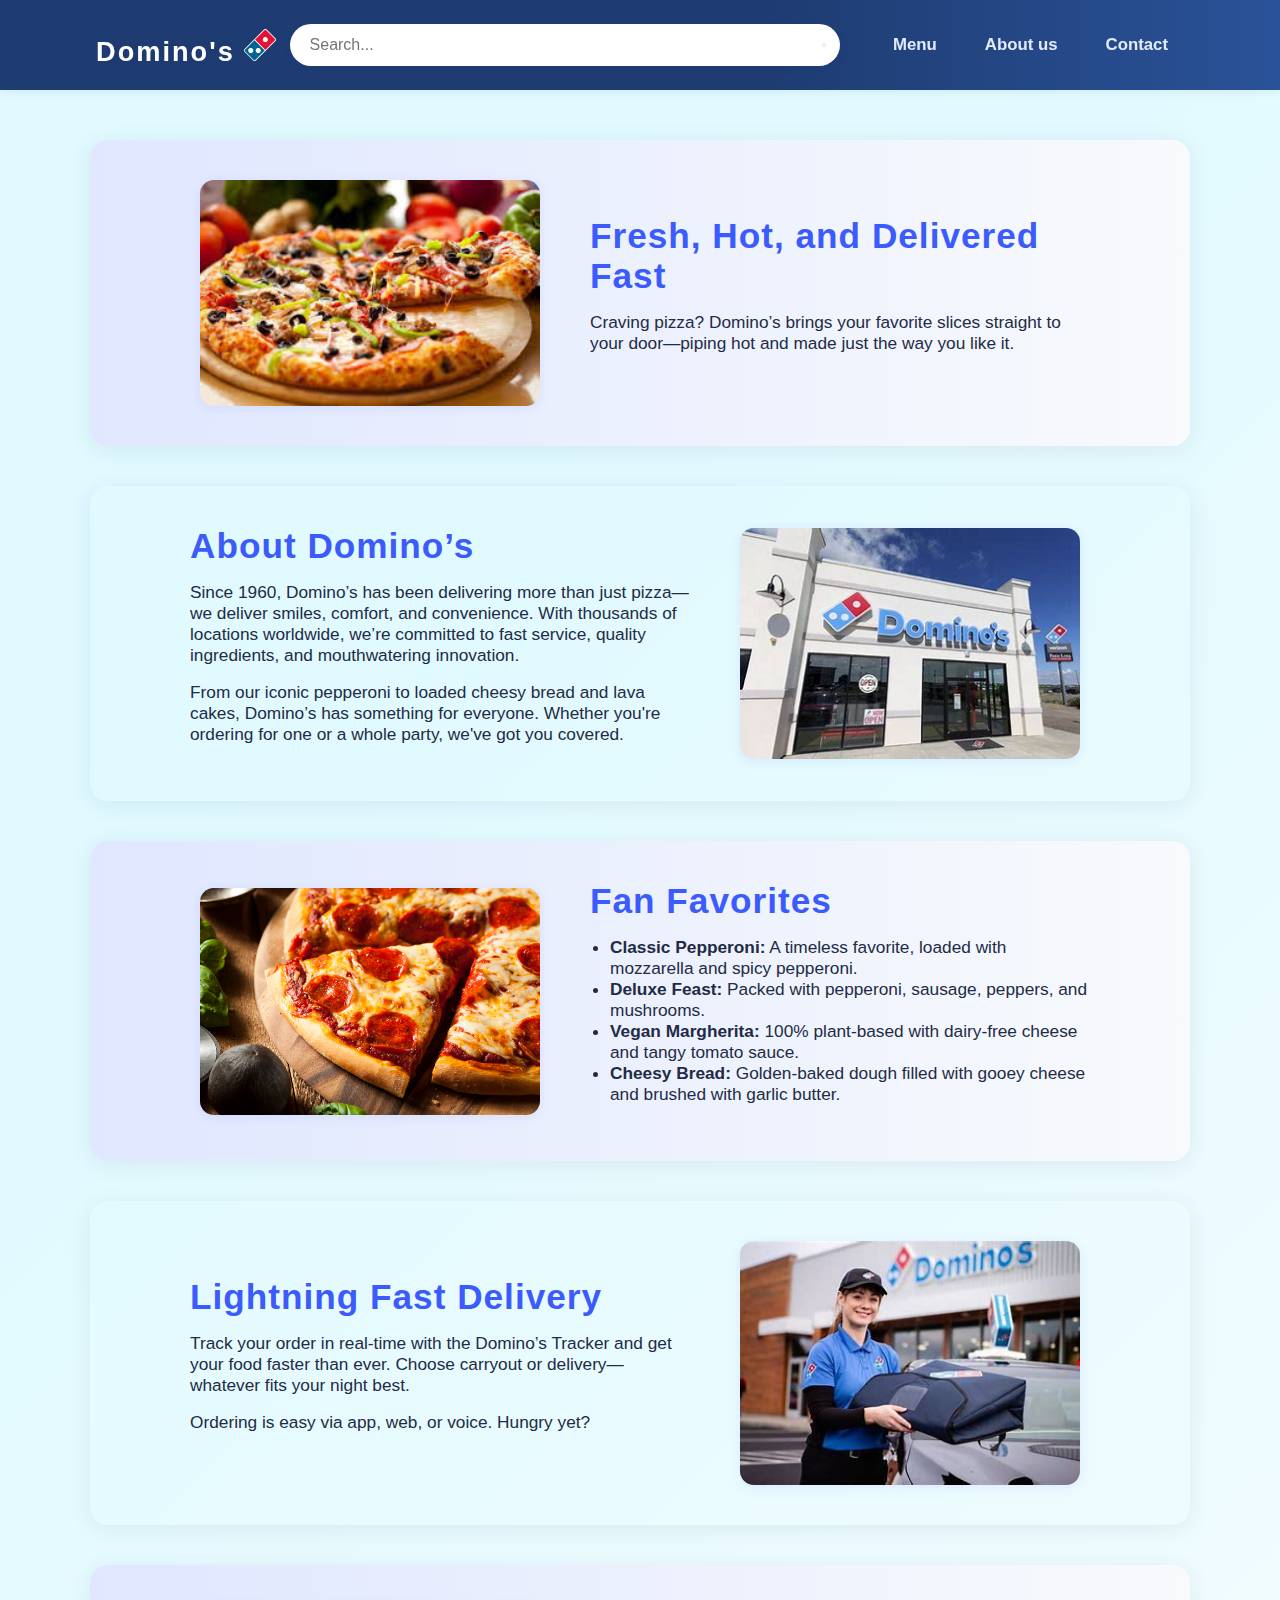
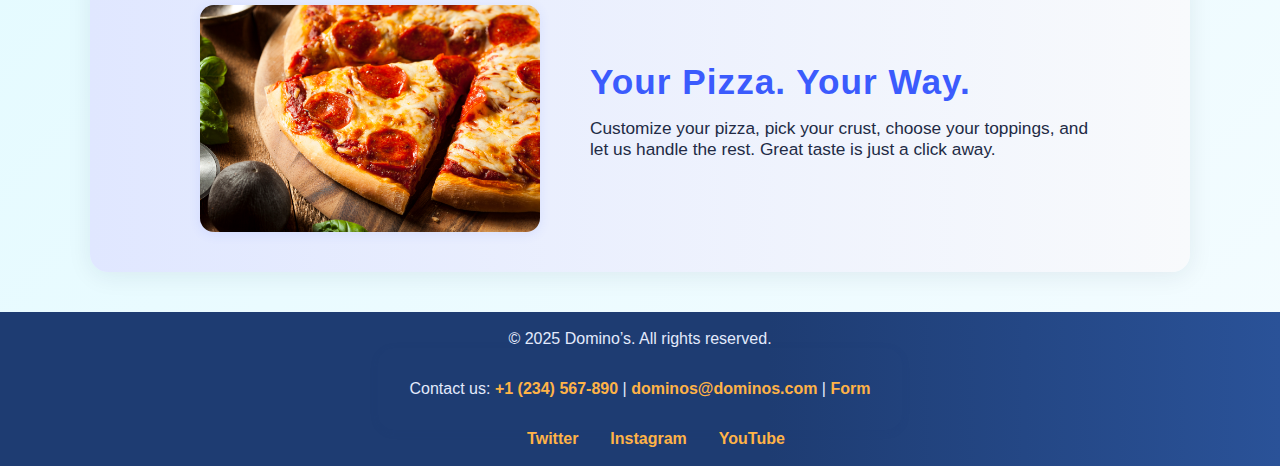
<file: about.html>
<!DOCTYPE html>
<html lang="en">
<head>
    <meta charset="UTF-8">
    <meta name="viewport" content="width=device-width, initial-scale=1.0">
    <title>About</title>
    <link rel="stylesheet" href="indexx.css">

    <style>
        /* Section styling */
        .section {
            display: flex;
            flex-wrap: wrap;
            align-items: center;
            justify-content: center;
            gap: 40px;
            padding: 40px 20px;
            margin: 40px auto;
            max-width: 1100px;
            border-radius: 18px;
            box-shadow: 0 4px 24px rgba(30, 41, 59, 0.08);
        }
        /* Alternate section backgrounds and directions */
        .section:nth-child(even) {
            flex-direction: row-reverse;
            background: linear-gradient(90deg, #e0e7ff 0%, #f8fafc 100%);
        }

        .section:nth-child(odd) {
            flex-direction: row;
            background: linear-gradient(90deg,#f8fafc 100, #e0e7ff 0%);
        }
        /* Section text styling */
        .section-text {
            flex: 1 1 350px;
            min-width: 300px;
            max-width: 500px;
        }
        .section-text h1 {
            font-size: 2.2rem;
            margin-bottom: 16px;
            color: #3b5bfd;
            letter-spacing: 1px;
        }
        .section-text p, .section-text ul {
            font-size: 1.08rem;
            margin-bottom: 16px;
        }
        .section-text ul {
            padding-left: 20px;
        }
        /* Section image styling */
        .section img {
            max-width: 340px;
            width: 100%;
            border-radius: 14px;
            box-shadow: 0 2px 12px rgba(59, 91, 253, 0.10);
            margin: 0 10px;
            transition: transform 0.3s ease;
        }

        .section img:hover {
            transform: scale(1.03);
        }
    </style>
</head>
<body>
    <!-- Navbar -->
    <header>
        <a href="index.html" class="logo">Domino's <img src="images/domino.png" alt="Logo" style="height:32px;"></a>
        <form class="search-bar" role="search">
            <input type="text" placeholder="Search..." aria-label="Search">
            <button type="submit" aria-label="Search">
            </button>
        </form>
        <nav id="navbar">
            <a href="menu.html">Menu</a>
            <a href="about.html">About us</a>
            <a href="contact.html">Contact</a>
        </nav>
    </header>

    <!-- Section 1: pizza -->
    <section class="section">
        <div class="section-text">
            <h1>Fresh, Hot, and Delivered Fast</h1>
            <p>Craving pizza? Domino’s brings your favorite slices straight to your door—piping hot and made just the way you like it.</p>
        </div>
        <img src="images/freshpiza.jpg" alt="Fresh Pizza">
    </section>

    <!-- Section 2: About Domino’s -->
    <section class="section">
        <div class="section-text">
            <h1>About Domino’s</h1>
            <p>Since 1960, Domino’s has been delivering more than just pizza—we deliver smiles, comfort, and convenience. With thousands of locations worldwide, we’re committed to fast service, quality ingredients, and mouthwatering innovation.</p>
            <p>From our iconic pepperoni to loaded cheesy bread and lava cakes, Domino’s has something for everyone. Whether you're ordering for one or a whole party, we've got you covered.</p>
        </div>
        <img src="images/store.jpg" alt="Domino's Store">
    </section>

    <!-- Section 3: Fan Favorites -->
    <section class="section">
        <div class="section-text">
            <h1>Fan Favorites</h1>
            <ul>
                <li><strong>Classic Pepperoni:</strong> A timeless favorite, loaded with mozzarella and spicy pepperoni.</li>
                <li><strong>Deluxe Feast:</strong> Packed with pepperoni, sausage, peppers, and mushrooms.</li>
                <li><strong>Vegan Margherita:</strong> 100% plant-based with dairy-free cheese and tangy tomato sauce.</li>
                <li><strong>Cheesy Bread:</strong> Golden-baked dough filled with gooey cheese and brushed with garlic butter.</li>
            </ul>
        </div>
        <img src="images/pizzaa.jpg" alt="Fan Favorites">
    </section>

    <!-- Section 4: Lightning Fast Delivery -->
    <section class="section">
        <div class="section-text">
            <h1>Lightning Fast Delivery</h1>
            <p>Track your order in real-time with the Domino’s Tracker and get your food faster than ever. Choose carryout or delivery—whatever fits your night best.</p>
            <p>Ordering is easy via app, web, or voice. Hungry yet?</p>
        </div>
        <img src="images/delivery.jpg" alt="Delivery">
    </section>

    <!-- Section 5: Your Pizza. Your Way. -->
    <section class="section">
        <div class="section-text">
            <h1>Your Pizza. Your Way.</h1>
            <p>Customize your pizza, pick your crust, choose your toppings, and let us handle the rest. Great taste is just a click away.</p>
        </div>
        <img src="images/pizzaa.jpg" alt="Customize Pizza">
    </section>

    <!-- Footer -->
    <footer>
        <div>
            <br>
                <p>&copy; 2025 Domino’s. All rights reserved.</p>
                <p class="contact">
                    Contact us:
                    <a href="tel:+1234567890">+1 (234) 567-890</a> |
                    <a href="mailto:info@dominos.com">dominos@dominos.com</a> |
                    <a href="contact.html">Form</a>
                </p>
                <ul class="social-media">
                    <li>
                        <a href="https://www.facebook.com" target="_blank"></a>
                    <li><a href="https://www.twitter.com" target="_blank">Twitter</a></li>
                    <li><a href="https://www.instagram.com" target="_blank">Instagram</a></li>
                    <li><a href="https://www.youtube.com" target="_blank">YouTube</a></li>
                </ul>
            <br>
        </div>
    </footer>
</body>
</html>
</file>
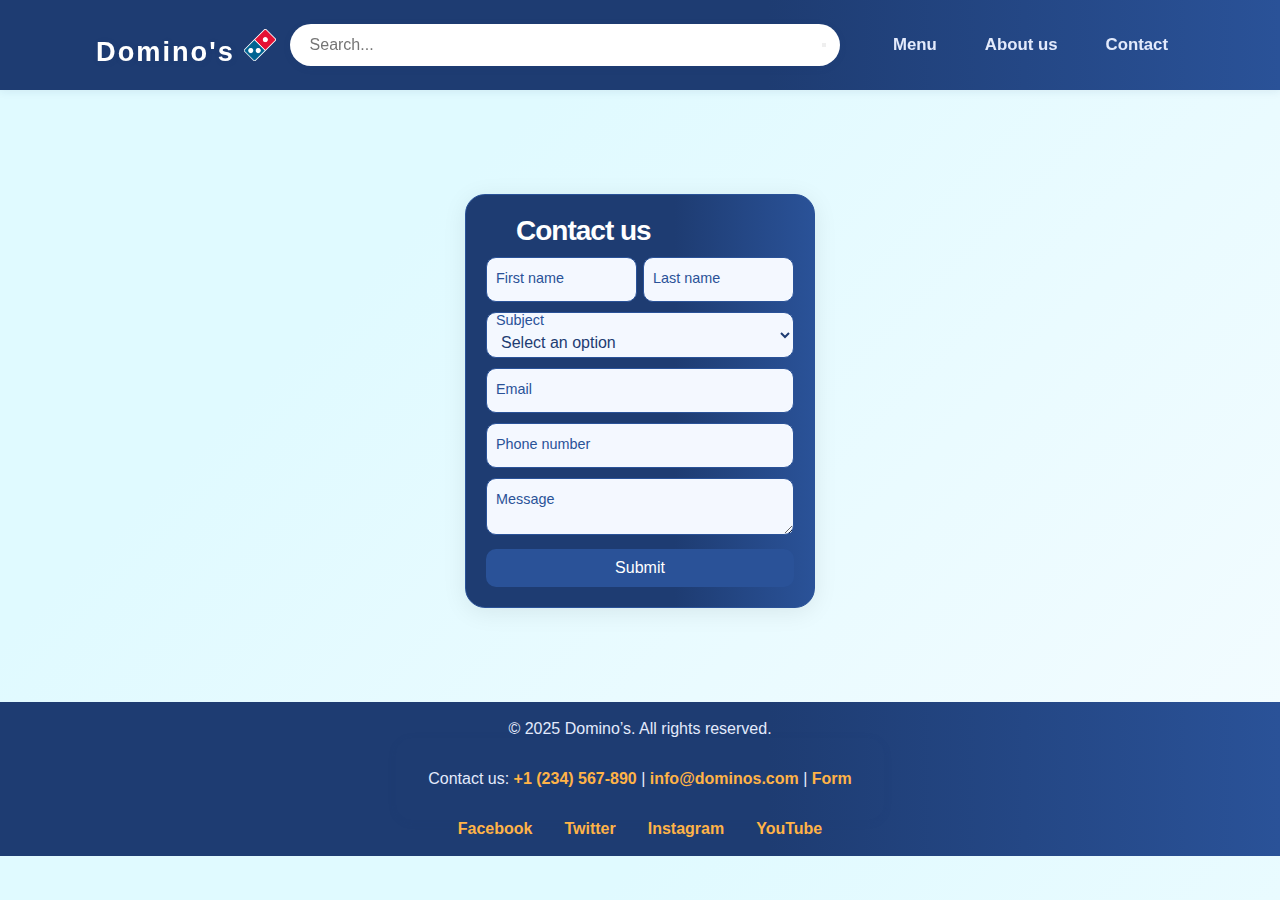
<file: contact.html>
<!DOCTYPE html>
<html lang="en">
<head>
    <meta charset="UTF-8">
    <meta name="viewport" content="width=device-width, initial-scale=1.0">
    <title>Contact</title>
    <!-- Link to external stylesheet -->
    <link rel="stylesheet" href="indexx.css">


    <style>
        /* Contact form container styles */
        .form {
            display: flex;
            flex-direction: column;
            gap: 10px;
            max-width: 350px;
            padding: 20px;
            border-radius: 20px;
            position: relative;
            background: linear-gradient(90deg, #1e3c72 60%, #2a5298 100%);
            color: #fff;
            border: 1px solid #2a5298;
            box-shadow: 0 4px 24px rgba(0,0,0,0.08);
            margin: 40px auto;
        }

        /* Form title styles */
        .title {
            font-size: 28px;
            font-weight: 600;
            letter-spacing: -1px;
            position: relative;
            display: flex;
            align-items: center;
            padding-left: 30px;
            color: #fff;
        }

        /* Signin link styles */
        .signin a {
            color: #fff;
        }

        /* Flex container for first and last name */
        .flex {
            display: flex;
            width: 100%;
            gap: 6px;
        }

        /* Label positioning */
        .form label {
            position: relative;
        }

        /* Input field styles */
        .form label .input {
            background-color: #f4f8ff;
            color: #1e3c72;
            width: 100%;
            padding: 20px 5px 5px 10px;
            outline: 0;
            border: 1px solid #2a5298;
            border-radius: 10px;
            box-sizing: border-box;
        }

        /* Floating label styles */
        .form label .input + span {
            color: #2a5298;
            position: absolute;
            left: 10px;
            top: 0px;
            font-size: 0.9em;
            cursor: text;
            transition: 0.3s ease;
        }

        /* Label position when placeholder is shown */
        .form label .input:placeholder-shown + span {
            top: 12.5px;
            font-size: 0.9em;
        }

        /* Label position when input is focused or valid */
        .form label .input:focus + span,
        .form label .input:valid + span {
            color: #1e3c72;
            top: 0px;
            font-size: 0.7em;
            font-weight: 600;
        }

        .input {
            font-size: medium;
        }

        /* Submit button styles */
        .submit {
            border: none;
            outline: none;
            padding: 10px;
            border-radius: 10px;
            color: #fff;
            font-size: 16px;
            transition: background 0.3s;
            background-color: #2a5298;
        }

        .submit:hover {
            background-color: #1e3c72;
        }
    </style>
</head>
<body>
    <!-- Navbar -->
    <header>
        <!-- Logo and home link -->
        <a href="index.html" class="logo">
            Domino's
            <img src="images/domino.png" alt="Logo" style="height:32px;">
        </a>
        <!-- Search bar -->
        <form class="search-bar" role="search">
            <input type="text" placeholder="Search..." aria-label="Search">
            <button type="submit" aria-label="Search">
            </button>
        </form>
        <!-- Navigation links -->
        <nav id="navbar">
            <a href="menu.html">Menu</a>
            <a href="about.html">About us</a>
            <a href="contact.html">Contact</a>
        </nav>
    </header>

    <br><br><br>
    
    <!-- Contact form -->
    <form class="form">
        <p class="title">Contact us</p>
        <div class="flex">
            <!-- First name input -->
            <label>
                <input class="input" type="text" placeholder="" pattern="[A-Za-z]+" required="">
                <span>First name</span>
            </label>
            <!-- Last name input -->
            <label>
                <input class="input" type="text" placeholder="" pattern="[A-Za-z]+" required="">
                <span>Last name</span>
            </label>
        </div>
        
        <!-- dropdown -->
        <label>
            <select class="input" required>
                <option value="">Select an option</option>
                <option value="general">General Inquiry</option>
                <option value="order">Order Issue</option>
                <option value="feedback">Feedback</option>
                <option value="careers">Careers</option>
                <option value="other">Other</option>
            </select>
            <span>Subject</span>
        </label>
        <!-- Email input -->
        <label>
            <input class="input" type="email" placeholder="" required>
            <span>Email</span>
        </label> 
        <!-- Phone number input -->
        <label>
            <input class="input" type="tel" placeholder="" required pattern="[0-9]*" maxlength="10">
            <span>Phone number</span>
        </label>
        <!-- Message textarea -->
        <label>
            <textarea class="input" placeholder="" required style="resize: vertical; font-size: medium;"></textarea>
            <span>Message</span>
        </label>
        <!-- Submit button -->
        <button class="submit" type="submit">Submit</button>
        <!-- Contact form JavaScript -->
        <script src="contact.js"></script>
    </form>

    <br><br><br>
        <!-- Footer -->
        <footer>
            <div>
                <br>
                    <p>&copy; 2025 Domino’s. All rights reserved.</p>
                    <p class="contact">
                        Contact us:
                        <a href="tel:+1234567890">+1 (234) 567-890</a> |
                        <a href="mailto:info@dominos.com">info@dominos.com</a> |
                        <a href="contact.html">Form</a>
                    </p>
                    <ul class="social-media">
                        <li><a href="https://www.facebook.com" target="_blank">Facebook</a></li>
                        <li><a href="https://www.twitter.com" target="_blank">Twitter</a></li>
                        <li><a href="https://www.instagram.com" target="_blank">Instagram</a></li>
                        <li><a href="https://www.youtube.com" target="_blank">YouTube</a></li>
                    </ul>
                <br>
            </div>
        </footer>
    </body>
</html>
</file>
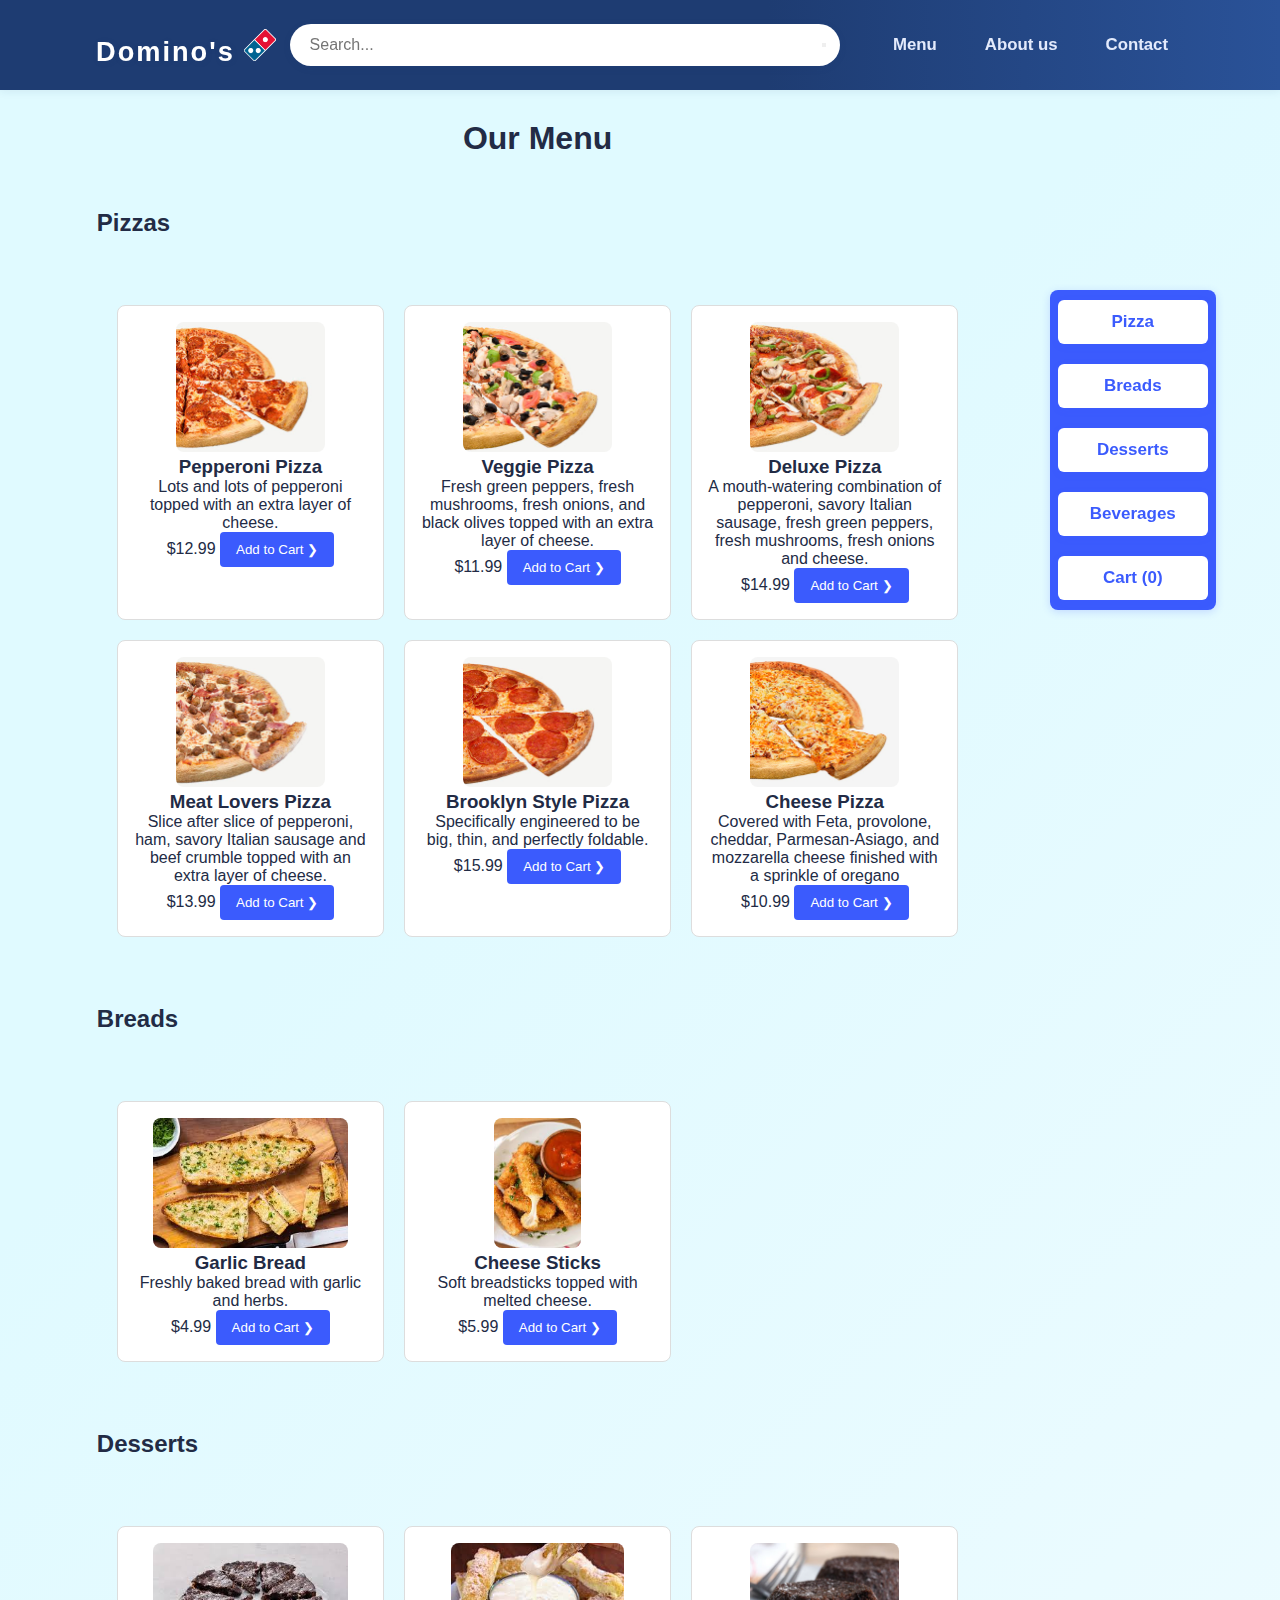
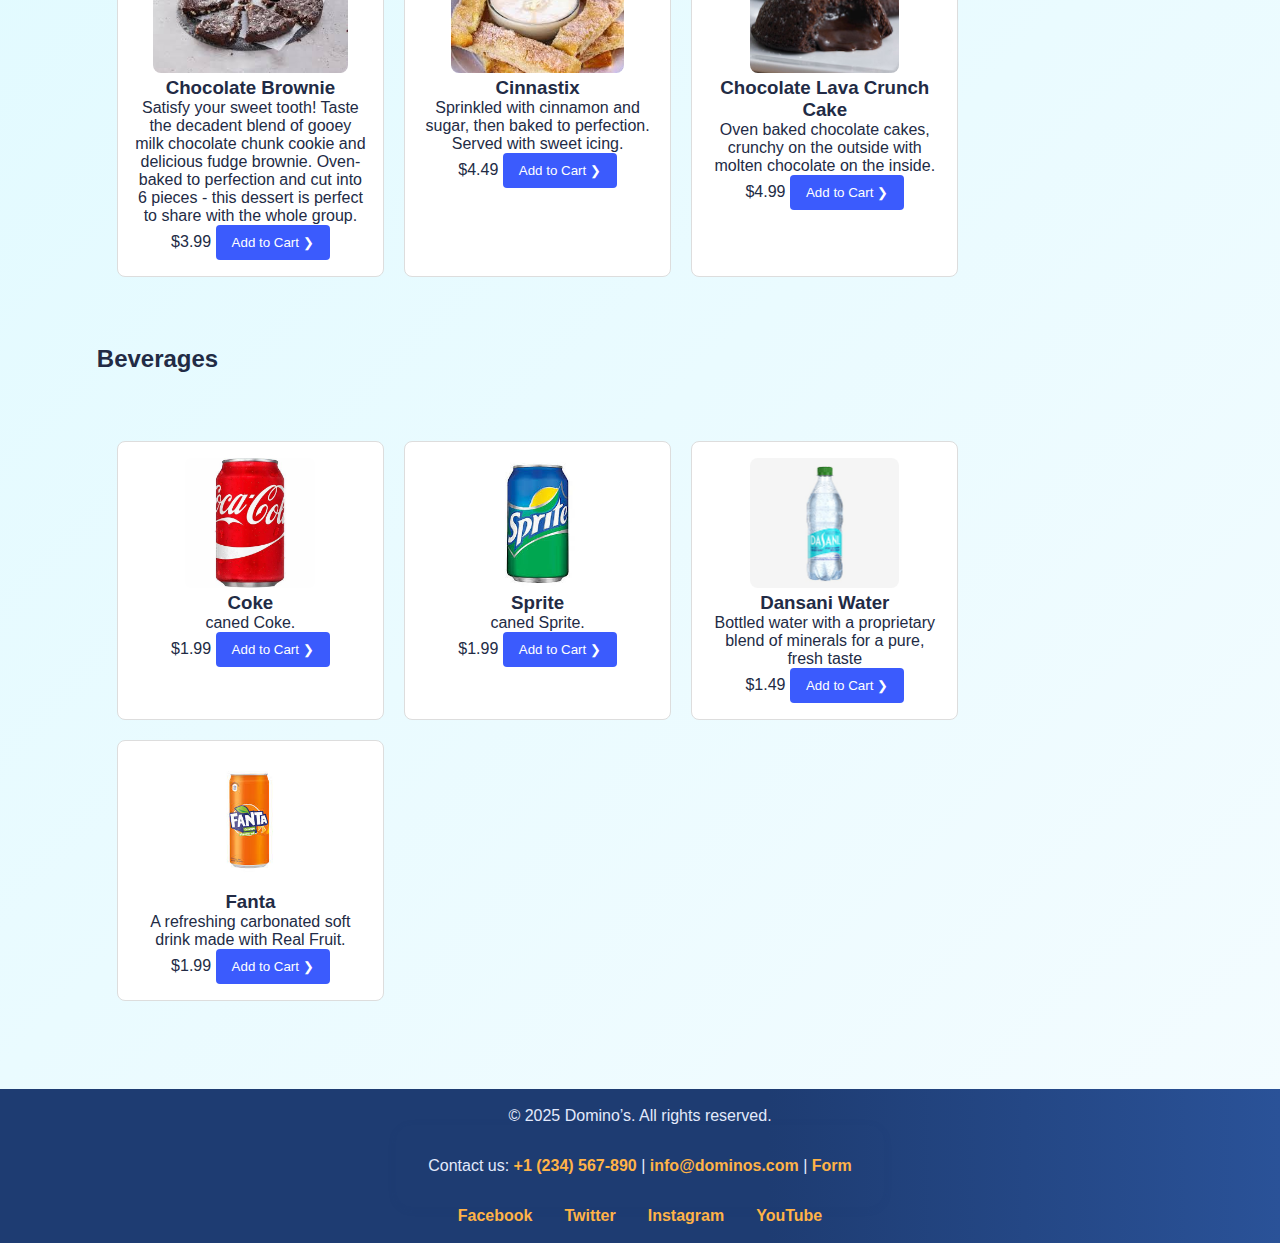
<file: menu.html>
<!DOCTYPE html>
<html lang="en">
    <head>
        <meta charset="UTF-8">
        <meta name="viewport" content="width=device-width, initial-scale=1.0">
        <title>Menu</title>
        <link rel="stylesheet" href="indexx.css">
        <script src="menu.js"></script>

        <style>
            /* Main menu section styling */
            .menu-section {
                padding: 20px;
                margin-left: 6%;
                margin-top: auto;
                width: 72%;
            }

            /* Grid layout for menu items */
            .menu-grid {
                display: grid;
                grid-template-columns: repeat(auto-fill, minmax(250px, 1fr));
                gap: 20px;
                padding: 20px;
                margin: 3rem auto;
            }

            /* Individual menu item styling */
            .menu-item {
                border: 1px solid #ddd;
                border-radius: 8px;
                overflow: hidden;
                text-align: center;
                padding: 16px;
                background-color: #fff;
                transition: box-shadow 0.3s;
            }

            .menu-item:hover {
                box-shadow: 0 4px 8px rgba(0, 0, 0, 0.2);
            }

            .menu-button {
                background-color: #3b5bfd;
                color: white;
                border: none;
                padding: 10px 16px;
                border-radius: 4px;
                cursor: pointer;
                transition: 0.3s;
            }

            .menu-button:hover {
                background-color: rgb(0, 119, 255);
                transform: scale(1.05);
                box-shadow: 0 2px 8px rgba(59, 91, 253, 0.3);
            }

            .menu-button:focus {
                background-color: #2541b2;
                color: #fff;
            }

            /* Fixed taskbar for quick navigation */
            .taskbar {
                position: fixed;
                top: 50%;
                right: 5%;
                transform: translateY(-50%);
                background: #3b5bfd;
                color: #fff;
                border-radius: 8px;
                box-shadow: 0 2px 8px rgba(59,91,253,0.2);
                padding: 10px 0;
                width: 13%;
                max-height: 70%;
                display: flex;
                flex-direction: column;
                align-items: center;
                gap: 20px;
                z-index: 0;
            }

            .menu-item img {
                width: auto;
                height: 130px;
                border-radius: 8px;
                transition: transform 0.3s;
            }
            
            .menu-item img:hover {
                transform: scale(1.05);
                transition: transform 0.3s;
            }

            /* Taskbar button styles */
            .taskbar button {
                background: #fff;
                border: none;
                color: #3b5bfd;
                padding: 12px 24px;
                cursor: pointer;
                font-size: 17px;
                width: 90%;
                text-align: center;
                border-radius: 6px;
                font-weight: bold;
                box-shadow: 0 2px 8px rgba(59,91,253,0.08);
                margin: 0 auto;
                transition: background-color 0.3s, transform 0.3s;
            }

            .taskbar button:hover {
                background: ghostwhite;
                transform: scale(1.05);
                box-shadow: 0 2px 8px rgba(59,91,253,0.2);
            }

            .menu-title {
                font-size: 2rem;
                margin-bottom: 1rem;
                text-align: center;
            }
        </style>

    </head>
    <body>
        <!-- Navbar -->
    <header>
        <!-- Logo and Home Link -->
        <a href="index.html" class="logo">
            Domino's
            <img src="images/domino.png" alt="Logo" style="height:32px;">
        </a>
        <!-- Search Bar -->
        <form class="search-bar" role="search">
            <input type="text" placeholder="Search..." aria-label="Search">
            <button type="submit" aria-label="Search">
            </button>
        </form>
        <!-- Navigation Links -->
        <nav id="navbar">
            <a href="menu.html">Menu</a>
            <a href="about.html">About us</a>
            <a href="contact.html">Contact</a>
        </nav>
    </header>

        <main>
            <section class="menu-section">
                <h1 class="menu-title">Our Menu</h1>
                <div class="menu-items">
                </br></br>
                    <!-- Pizzas Section -->
                    <h2>Pizzas</h2>
                    <div class="menu-grid">
                        <div class="menu-item">
                            <img src="images/pepperoni.jpg" alt="Pepperoni Pizza">
                            <h3>Pepperoni Pizza</h3>
                            <p>Lots and lots of pepperoni topped with an extra layer of cheese.</p>
                            <span class="price">$12.99</span>
                            <button class="menu-button" onclick="addToCart('Pepperoni Pizza', 12.99)">Add to Cart <span>&#10095;</span></button>
                            <br>
                        </div>

                        <div class="menu-item">
                            <img src="images/veggie.jpg" alt="Veggie Pizza">
                            <h3>Veggie Pizza</h3>
                            <p>Fresh green peppers, fresh mushrooms, fresh onions, and black olives topped with an extra layer of cheese.</p>
                            <span class="price">$11.99</span>
                            <button class="menu-button" onclick="addToCart('Veggie Pizza', 11.99)">Add to Cart <span>&#10095;</span></button>
                        </div>

                        <div class="menu-item">
                            <img src="images/deluxe.jpg" alt="Deluxe Pizza">
                            <h3>Deluxe Pizza</h3>
                            <p>A mouth-watering combination of pepperoni, savory Italian sausage, fresh green peppers, fresh mushrooms, fresh onions and cheese.</p>
                            <span class="price">$14.99</span>
                            <button class="menu-button" onclick="addToCart('Deluxe Pizza', 14.99)">Add to Cart <span>&#10095;</span></button>
                        </div>

                        <div class="menu-item">
                            <img src="images/meat.jpg" alt="Meat Lovers Pizza">
                            <h3>Meat Lovers Pizza</h3>
                            <p>Slice after slice of pepperoni, ham, savory Italian sausage and beef crumble topped with an extra layer of cheese.</p>
                            <span class="price">$13.99</span>
                            <button class="menu-button" onclick="addToCart('Meat Lovers Pizza', 13.99)">Add to Cart <span>&#10095;</span></button>
                        </div>

                        <div class="menu-item">
                            <img src="images/brooklyn.jpg" alt="Brooklyn Pizza">
                            <h3>Brooklyn Style Pizza</h3>
                            <p>Specifically engineered to be big, thin, and perfectly foldable.</p>
                            <span class="price">$15.99</span>
                            <button class="menu-button" onclick="addToCart('Brooklyn Style Pizza', 15.99)">Add to Cart <span>&#10095;</span></button>
                        </div>

                        <div class="menu-item">
                            <img src="images/cheese.jpg" alt="Cheese Pizza">
                            <h3>Cheese Pizza</h3>
                            <p>Covered with Feta, provolone, cheddar, Parmesan-Asiago, and mozzarella cheese finished with a sprinkle of oregano</p>
                            <span class="price">$10.99</span>
                            <button class="menu-button" onclick="addToCart('Cheese Pizza', 10.99)">Add to Cart <span>&#10095;</span></button>
                        </div>
                    </div>

                    <!-- Breads Section -->
                    <h2>Breads</h2>
                    <div class="menu-grid">
                        <div class="menu-item">
                            <img src="images/garlic bread.jpg" alt="Garlic Bread">
                            <h3>Garlic Bread</h3>
                            <p>Freshly baked bread with garlic and herbs.</p>
                            <span class="price">$4.99</span>
                            <button class="menu-button" onclick="addToCart('Garlic Bread', 4.99)">Add to Cart <span>&#10095;</span></button>
                        </div>

                        <div class="menu-item">
                            <img src="images/cheesestick.jpg" alt="Cheese Sticks">
                            <h3>Cheese Sticks</h3>
                            <p>Soft breadsticks topped with melted cheese.</p>
                            <span class="price">$5.99</span>
                            <button class="menu-button" onclick="addToCart('Cheese Sticks', 5.99)">Add to Cart <span>&#10095;</span></button>
                        </div>
                    </div>

                    <!-- Desserts Section -->
                    <h2>Desserts</h2>
                    <div class="menu-grid">
                        <div class="menu-item">
                            <img src="images/choco.jpg" alt="Chocolate Brownie">
                            <h3>Chocolate Brownie</h3>
                            <p>Satisfy your sweet tooth! Taste the decadent blend of gooey milk chocolate chunk cookie and delicious fudge brownie.
                                Oven-baked to perfection and cut into 6 pieces - this dessert is perfect to share with the whole group.</p>
                            <span class="price">$3.99</span>
                            <button class="menu-button" onclick="addToCart('Chocolate Brownie', 3.99)">Add to Cart <span>&#10095;</span></button>
                        </div>

                        <div class="menu-item">
                            <img src="images/cinnastix.jpg" alt="Cinnastix">
                            <h3>Cinnastix</h3>
                            <p>Sprinkled with cinnamon and sugar, then baked to perfection. Served with sweet icing.</p>
                            <span class="price">$4.49</span>
                            <button class="menu-button" onclick="addToCart('Cinnastix', 4.49)">Add to Cart <span>&#10095;</span></button>
                        </div>

                        <div class="menu-item">
                            <img src="images/lava.jpg" alt="Lava Cake">
                            <h3>Chocolate Lava Crunch Cake</h3>
                            <p>Oven baked chocolate cakes, crunchy on the outside with molten chocolate on the inside.</p>
                            <span class="price">$4.99</span>
                            <button class="menu-button" onclick="addToCart('Chocolate Lava Crunch Cake', 4.99)">Add to Cart <span>&#10095;</span></button>
                        </div>
                    </div>

                    <!-- Beverages Section -->
                    <h2>Beverages</h2>
                    <div class="menu-grid">
                        <div class="menu-item">
                            <img src="images/coke.jpg" alt="Coke">
                            <h3>Coke</h3>
                            <p>caned Coke.</p>
                            <span class="price">$1.99</span>
                            <button class="menu-button" onclick="addToCart('Coke', 1.99)">Add to Cart <span>&#10095;</span></button>
                        </div>
                        
                        <div class="menu-item">
                            <img src="images/sprite.jpg" alt="Sprite">
                            <h3>Sprite</h3>
                            <p>caned Sprite.</p>
                            <span class="price">$1.99</span>
                            <button class="menu-button" onclick="addToCart('Sprite', 1.99)">Add to Cart <span>&#10095;</span></button>
                        </div>

                        <div class="menu-item">
                            <img src="images/water.jpg" alt="Water">
                            <h3>Dansani Water</h3>
                            <p>Bottled water with a proprietary blend of minerals for a pure, fresh taste</p>
                            <span class="price">$1.49</span>
                            <button class="menu-button" onclick="addToCart('Dansani Water', 1.49)">Add to Cart <span>&#10095;</span></button>
                        </div>

                        <div class="menu-item">
                            <img src="images/fanta.jpg" alt="Fanta">
                            <h3>Fanta</h3>
                            <p>A refreshing carbonated soft drink made with Real Fruit.</p>
                            <span class="price">$1.99</span>
                            <button class="menu-button" onclick="addToCart('Fanta', 1.99)">Add to Cart <span>&#10095;</span></button>
                        </div>
                    </div>
                </div>
            </section>
        </main>

        <aside>
            <!-- Taskbar for quick section navigation -->
            <div class="taskbar">
                <button class="pizza"       onclick="document.getElementById('pizzas').     scrollIntoView({behavior:'smooth'});">Pizza</button>
                <button class="breads"      onclick="document.getElementById('breads').     scrollIntoView({behavior:'smooth'});">Breads</button>
                <button class="desserts"    onclick="document.getElementById('desserts').   scrollIntoView({behavior:'smooth'});">Desserts</button>
                <button class="beverages"   onclick="document.getElementById('beverages').  scrollIntoView({behavior:'smooth'});">Beverages</button>

                <button class="cart-button" onclick="showCart()">Cart (<span id="cart-count">0</span>)</button>
            </div>
        </aside>

        <script>
            document.addEventListener('DOMContentLoaded', function() {
                document.querySelector('h2:nth-of-type(1)').id = 'pizzas';
                document.querySelector('h2:nth-of-type(2)').id = 'breads';
                document.querySelector('h2:nth-of-type(3)').id = 'desserts';
                document.querySelector('h2:nth-of-type(4)').id = 'beverages';
            });
        </script>

            <!-- Footer -->
        <footer>
            <div>
                <br>
                    <p>&copy; 2025 Domino’s. All rights reserved.</p>
                    <p class="contact">
                        Contact us:
                        <a href="tel:+1234567890">+1 (234) 567-890</a> |
                        <a href="mailto:info@dominos.com">info@dominos.com</a> |
                        <a href="contact.html">Form</a>
                    </p>
                    <ul class="social-media">
                        <li><a href="https://www.facebook.com" target="_blank">Facebook</a></li>
                        <li><a href="https://www.twitter.com" target="_blank">Twitter</a></li>
                        <li><a href="https://www.instagram.com" target="_blank">Instagram</a></li>
                        <li><a href="https://www.youtube.com" target="_blank">YouTube</a></li>
                    </ul>
                <br>
            </div>
        </footer>
    </body>
</html>
</file>
<file: indexx.css>
/* Reset default browser styles and set box-sizing */
* {
    margin: 0;
    padding: 0;
    box-sizing: border-box;
}

/* Body base styles */
body {
    font-family: 'Inter', sans-serif;
    padding-top: 100px;
    background: linear-gradient(135deg, #e0faff 30%, #f4fcff 100%);
    color: #222b45;
}

/* Header styles: fixed, gradient background, shadow */
header {
    display: flex;
    justify-content: space-between;
    align-items: center;
    padding: 1.5rem 6rem;
    background: linear-gradient(90deg, #1e3c72 60%, #2a5298 100%);
    box-shadow: 0 2px 8px rgba(30, 60, 114, 0.08);
    position: fixed;
    top: 0;
    left: 0;
    width: 100%;
    z-index: 1000;
}

/* Logo styles */
.logo {
    font-size: 1.7rem;
    color: #fff;
    letter-spacing: 2px;
    text-shadow: 1px 1px 6px rgba(30,60,114,0.12);
    height: 32px;
    vertical-align: middle;
    border-radius: 4px;
    text-decoration: none;
    margin: auto 0;
    font-weight: 800;
    transition: 0.3s;
}

.logo:hover {
    color: #ffb347;
    text-decoration: none;
    text-shadow: 1px 1px 6px rgba(255,179,71,0.2);
    transform: scale(1.08);
}

/* Navigation bar styles */
nav {
    display: flex;
    gap: 2rem;
}

/* Navigation links */
nav a {
    position: relative;
    text-decoration: none;
    color: #e3eafc;
    font-weight: 600;
    font-size: 1.05rem;
    padding: 0.5rem 1rem;
    border-radius: 4px;
    transition: background 0.2s, color 0.2s;
}

/* Underline effect for nav links */
nav a::after {
    content: '';
    display: block;
    width: 0;
    height: 2px;
    background: #ffb347;
    transition: 0.3s;
    position: absolute;
    left: 0;
    bottom: 0;
}

/* Nav link hover and active states */
nav a:hover, nav a.active {
    background: rgba(255, 179, 71, 0.12);
    color: #ffb347;
}

nav a:hover::after, nav a.active::after {
    width: 100%;
}

/* Search bar container */
.search-bar {
    display: flex;
    align-items: center;
    background: #fff;
    border-radius: 24px;
    padding: 4px 14px;
    box-shadow: 0 2px 8px rgba(30,60,114,0.07);
    margin-right: 1.5rem;
    flex: 1 1 auto;
    max-width: 550px;
}

/* Search input styles */
.search-bar input {
    border: none;
    outline: none;
    background: transparent;
    font-size: 1rem;
    padding: 8px 6px;
    width: 100%;
    color: #222b45;
}

/* Search button icon */
.search-bar button svg {
    fill: #2a5298;
    width: 18px;
    height: 18px;
}

/* Navbar gap override */
#navbar {
    gap: 1rem;
}

/* Featured and download section styles */
.featured, .download {
    text-align: center;
    padding: 40px 60px;
    background: linear-gradient(135deg, #1e3c72 60%, #2a5298 100%);
    border-radius: 1rem;
    margin-bottom: 1.5rem;
    color: #e3eafc;
}

/* Menu section styles */
.menuu {    
    text-align: center;
    padding: 40px 60px;
    background: linear-gradient(135deg, #1e3c72 60%, #2a5298 100%);
    border-radius: 1rem;
    margin-bottom: 1.5rem;
    color: #e3eafc;
    margin-top: 1.5rem;
}

/* Featured section layout */
.featured {
    display: flex;
    justify-content: center;
    gap: 20px;
    flex-wrap: wrap;
}

/* Button styles */
.buttonthing {
    display: inline-block;
    padding: 10px 20px;
    background-color: #ffb347;
    color: #1e3c72;
    text-decoration: none;
    border-radius: 8px;
    margin-top: 20px;
    font-weight: 700;
    transition: background 0.3s, color 0.3s;
}

.buttonthing:hover {
    background-color: #ff9447;
    color: #fff;
}

/* Ads section layout */
.ads {
    display: flex;
    flex-direction: column;
    gap: 2rem;
    padding: 3rem 7rem;
    background: #23395d;
}

/* Banner, combo, and small ad containers */
.banner, .combo, .small {
    overflow: hidden;
    border-radius: 1rem;
}

/* Banner size */
.banner {
    width: 100%;
    height: 200px;
}

/* Image styles for banners and ads */
.banner img, .combo img, .small img {
    width: 100%;
    height: 100%;
    object-fit: cover;
    transition: transform 0.3s;
}

/* Image hover zoom effect */
.banner img:hover, .combo img:hover, .small img:hover {
    transform: scale(1.05);
}

/* Grid layout for ads */
.layout {
    display: grid;
    grid-template-columns: 2fr 1fr;
    grid-template-rows: 1fr 1fr;
    gap: 1rem;
}

/* Combo ad spans two rows */
.combo {
    grid-row: span 2;
}

/* Video banner styles */
.video-banner {
    position: relative;
    width: 100%;
    height: 350px;
    overflow: hidden;
    z-index: 10;
    margin-bottom: 2rem;
}

/* Video styles inside banner */
.video-banner video {
    width: 100%;
    height: 100%;
    object-fit: cover;
    transition: filter 0.3s;
    display: block;
    pointer-events: none;
}

/* Footer styles */
footer {
    background: linear-gradient(90deg, #1e3c72 60%, #2a5298 100%);
    color: #e3eafc;
    text-align: center;
    display: flex;
    justify-content:center;
}

/* Contact section styles */
.contact {
    padding: 2rem;
    border-radius: 1rem;
    box-shadow: 0 2px 8px rgba(30,60,114,0.1);
}

/* Contact and social media links */
.contact a,
.social-media a {
    color: #ffb347;
    text-decoration: none;
    font-weight: 600;
    position: relative;
    transition: color 0.2s;
}

/* Underline effect for contact/social links */
.contact a::after,
.social-media a::after {
    content: '';
    display: block;
    width: 0;
    height: 2px;
    background: #ffb347;
    transition: width 0.3s;
    position: absolute;
    left: 0;
    bottom: 0;
}

/* Hover and active states for contact/social links */
.contact a:hover, .contact a.active,
.social-media a:hover, .social-media a.active {
    color: #ffb347;
}

.contact a:hover::after, .contact a.active::after,
.social-media a:hover::after, .social-media a.active::after {
    width: 100%;
}

/* Footer navigation list styles */
footer ul {
    list-style: none;
    padding: 0;
    margin: 0;
    gap: 2rem;
    display: flex;
    justify-content: center;
}
</file>
